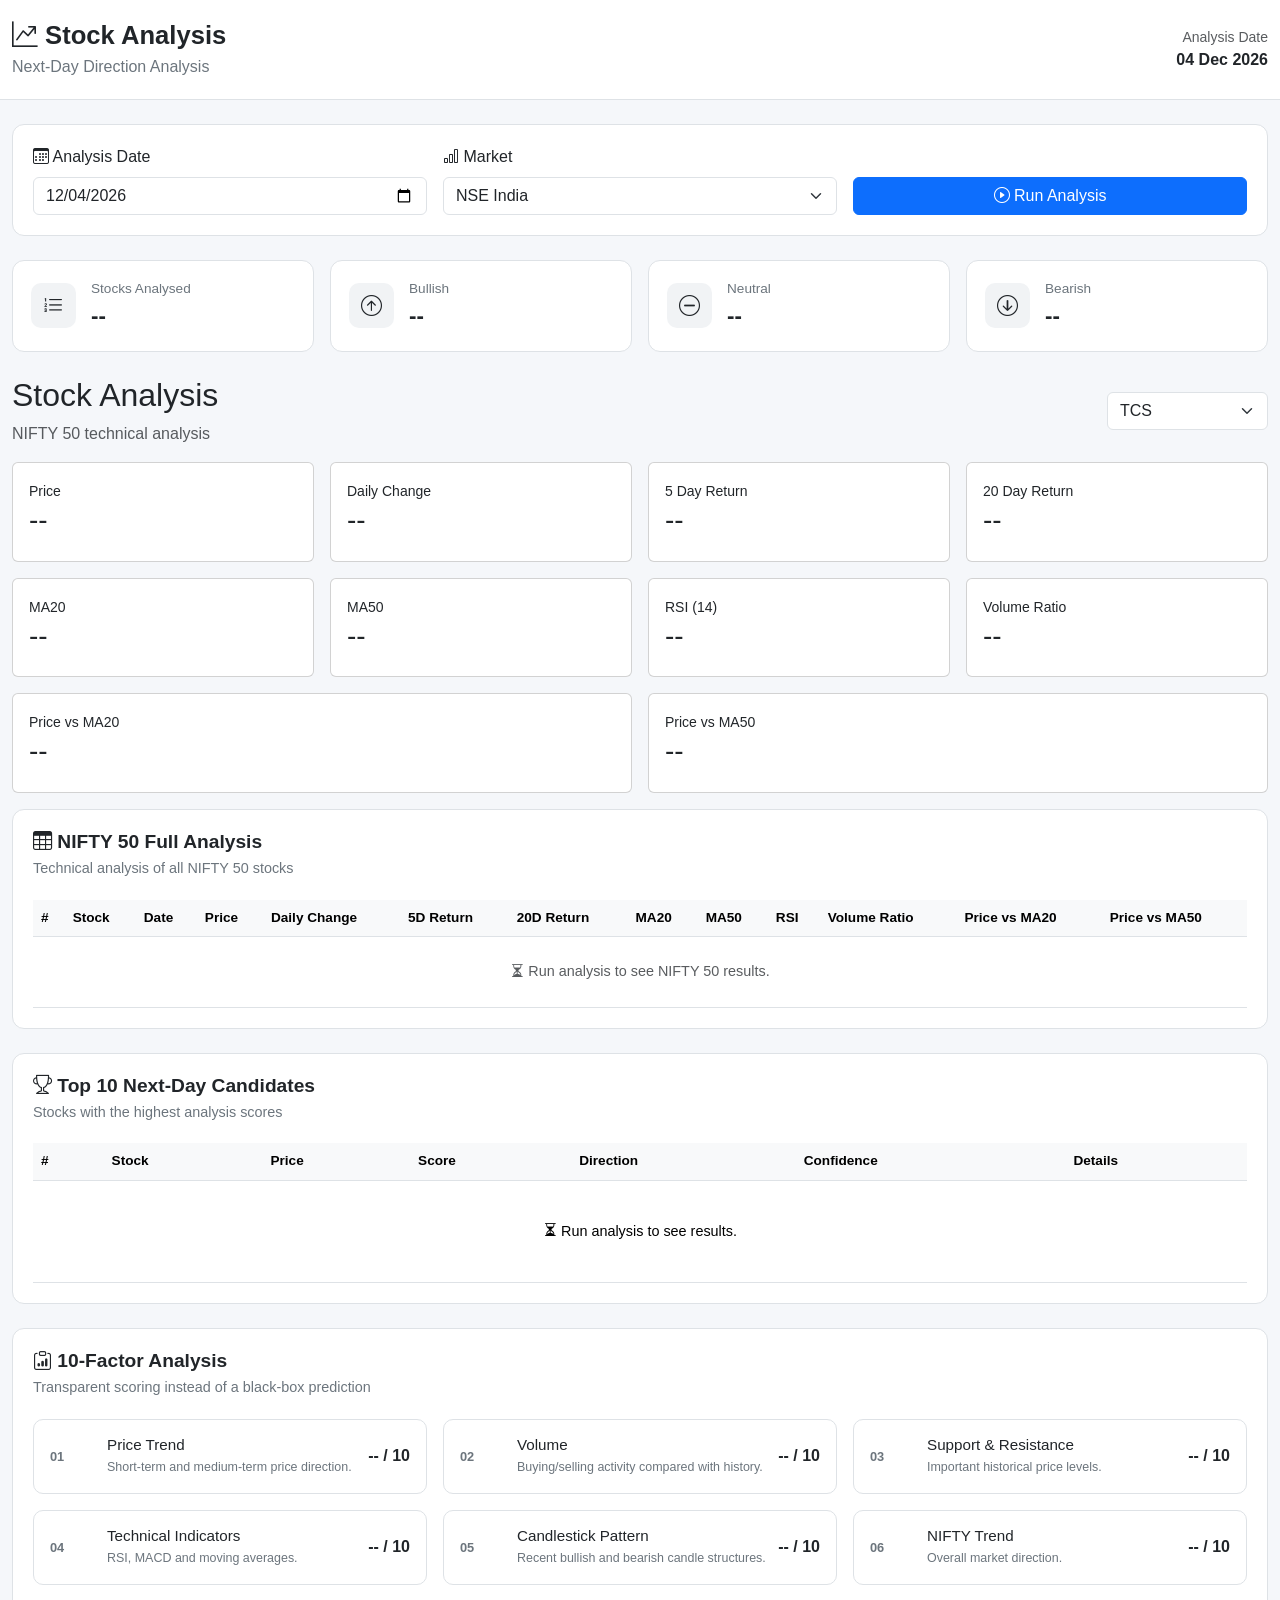
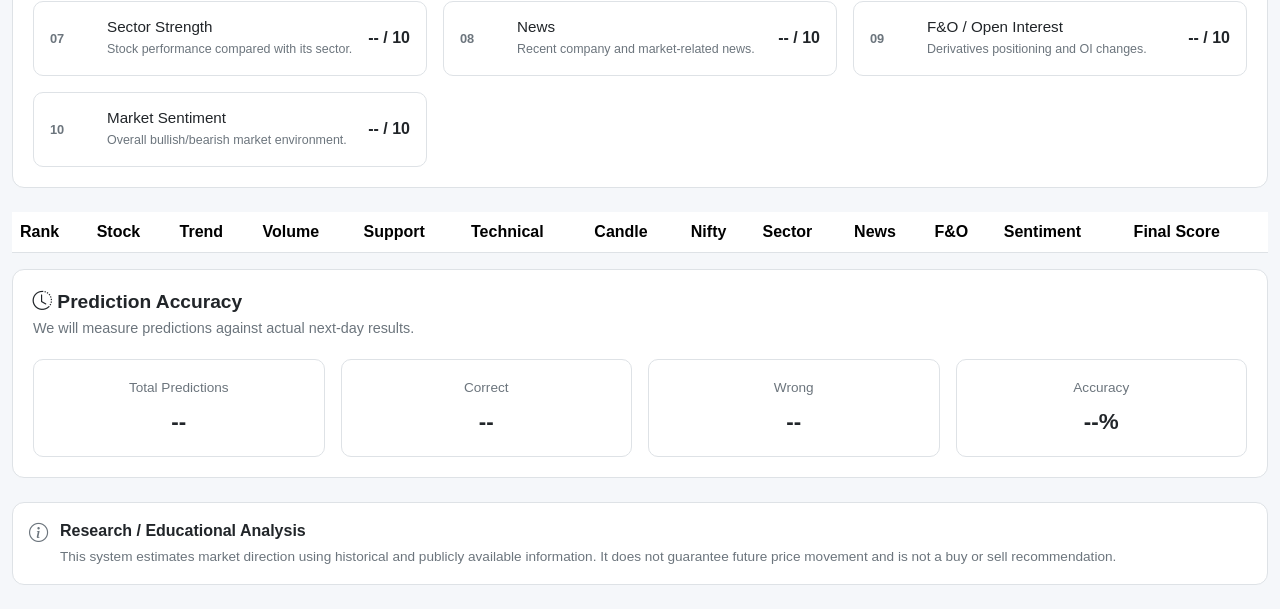
<file: index.html>
<!DOCTYPE html>
<html lang="en">
<head>
    <meta charset="UTF-8">
    <meta name="viewport" content="width=device-width, initial-scale=1.0">

    <title>Stock Analysis</title>

    <!-- Bootstrap 5.3.3 -->
    <link
        href="https://cdn.jsdelivr.net/npm/bootstrap@5.3.3/dist/css/bootstrap.min.css"
        rel="stylesheet"
    >

    <!-- Bootstrap Icons -->
    <link
        rel="stylesheet"
        href="https://cdn.jsdelivr.net/npm/bootstrap-icons@1.11.3/font/bootstrap-icons.min.css"
    >

    <!-- Our CSS -->
    <link rel="stylesheet" href="assets/css/stock-analysis.css">
</head>

<body>

<!-- =========================
     HEADER
========================= -->
<header class="analysis-header">
    <div class="container-fluid">
        <div class="d-flex align-items-center justify-content-between">

            <div>
                <h1 class="mb-1">
                    <i class="bi bi-graph-up-arrow"></i>
                    Stock Analysis
                </h1>

                <p class="mb-0">
                    Next-Day Direction Analysis
                </p>
            </div>

            <div class="text-end">
                <div class="small text-muted">Analysis Date</div>
                <strong id="analysisDate">--</strong>
            </div>

        </div>
    </div>
</header>


<!-- =========================
     MAIN CONTENT
========================= -->
<main class="container-fluid py-4">

    <!-- =========================
         CONTROL PANEL
    ========================== -->
    <section class="analysis-controls mb-4">

        <div class="row g-3 align-items-end">

            <div class="col-12 col-md-4">
                <label for="analysisDateInput" class="form-label">
                    <i class="bi bi-calendar3"></i>
                    Analysis Date
                </label>

                <input
                    type="date"
                    id="analysisDateInput"
                    class="form-control"
                >
            </div>


            <div class="col-12 col-md-4">
                <label for="marketSelect" class="form-label">
                    <i class="bi bi-bar-chart"></i>
                    Market
                </label>

                <select id="marketSelect" class="form-select">
                    <option value="NSE" selected>NSE India</option>
                </select>
            </div>


            <div class="col-12 col-md-4">
                <button
                    id="runAnalysisBtn"
                    class="btn btn-primary w-100"
                    type="button"
                >
                    <i class="bi bi-play-circle"></i>
                    Run Analysis
                </button>
            </div>

        </div>

    </section>


    <!-- =========================
         SUMMARY CARDS
    ========================== -->
    <section class="mb-4">

        <div class="row g-3">

            <div class="col-6 col-lg-3">
                <div class="summary-card">
                    <div class="summary-icon">
                        <i class="bi bi-list-ol"></i>
                    </div>

                    <div>
                        <div class="summary-label">
                            Stocks Analysed
                        </div>

                        <div
                            class="summary-value"
                            id="stocksAnalysed"
                        >
                            --
                        </div>
                    </div>
                </div>
            </div>


            <div class="col-6 col-lg-3">
                <div class="summary-card">
                    <div class="summary-icon">
                        <i class="bi bi-arrow-up-circle"></i>
                    </div>

                    <div>
                        <div class="summary-label">
                            Bullish
                        </div>

                        <div
                            class="summary-value"
                            id="bullishCount"
                        >
                            --
                        </div>
                    </div>
                </div>
            </div>


            <div class="col-6 col-lg-3">
                <div class="summary-card">
                    <div class="summary-icon">
                        <i class="bi bi-dash-circle"></i>
                    </div>

                    <div>
                        <div class="summary-label">
                            Neutral
                        </div>

                        <div
                            class="summary-value"
                            id="neutralCount"
                        >
                            --
                        </div>
                    </div>
                </div>
            </div>


            <div class="col-6 col-lg-3">
                <div class="summary-card">
                    <div class="summary-icon">
                        <i class="bi bi-arrow-down-circle"></i>
                    </div>

                    <div>
                        <div class="summary-label">
                            Bearish
                        </div>

                        <div
                            class="summary-value"
                            id="bearishCount"
                        >
                            --
                        </div>
                    </div>
                </div>
            </div>

        </div>

    </section>
<section class="stock-analysis-section">

    <div class="d-flex justify-content-between align-items-center mb-3">
        <div>
            <h2>Stock Analysis</h2>
            <p class="text-muted mb-0">
                NIFTY 50 technical analysis
            </p>
        </div>

        <div>
            <select id="stockSelector" class="form-select">
                <option value="TCS">TCS</option>
                <option value="RELIANCE">RELIANCE</option>
                <option value="INFY">INFY</option>
                <option value="HDFCBANK">HDFCBANK</option>
            </select>
        </div>
    </div>

    <div class="row g-3">

        <div class="col-md-3">
            <div class="card">
                <div class="card-body">
                    <small>Price</small>
                    <h3 id="analysisPrice">--</h3>
                </div>
            </div>
        </div>

        <div class="col-md-3">
            <div class="card">
                <div class="card-body">
                    <small>Daily Change</small>
                    <h3 id="analysisDailyChange">--</h3>
                </div>
            </div>
        </div>

        <div class="col-md-3">
            <div class="card">
                <div class="card-body">
                    <small>5 Day Return</small>
                    <h3 id="analysisReturn5">--</h3>
                </div>
            </div>
        </div>

        <div class="col-md-3">
            <div class="card">
                <div class="card-body">
                    <small>20 Day Return</small>
                    <h3 id="analysisReturn20">--</h3>
                </div>
            </div>
        </div>

        <div class="col-md-3">
            <div class="card">
                <div class="card-body">
                    <small>MA20</small>
                    <h3 id="analysisMA20">--</h3>
                </div>
            </div>
        </div>

        <div class="col-md-3">
            <div class="card">
                <div class="card-body">
                    <small>MA50</small>
                    <h3 id="analysisMA50">--</h3>
                </div>
            </div>
        </div>

        <div class="col-md-3">
            <div class="card">
                <div class="card-body">
                    <small>RSI (14)</small>
                    <h3 id="analysisRSI">--</h3>
                </div>
            </div>
        </div>

        <div class="col-md-3">
            <div class="card">
                <div class="card-body">
                    <small>Volume Ratio</small>
                    <h3 id="analysisVolumeRatio">--</h3>
                </div>
            </div>
        </div>

        <div class="col-md-6">
            <div class="card">
                <div class="card-body">
                    <small>Price vs MA20</small>
                    <h3 id="analysisPriceVsMA20">--</h3>
                </div>
            </div>
        </div>

        <div class="col-md-6">
            <div class="card">
                <div class="card-body">
                    <small>Price vs MA50</small>
                    <h3 id="analysisPriceVsMA50">--</h3>
                </div>
            </div>
        </div>

    </div>

    <div id="analysisStatus" class="mt-3"></div>

</section>
<!-- =========================
     NIFTY 50 FULL ANALYSIS
========================== -->
<section class="analysis-section mb-4">

    <div class="section-header">
        <div>
            <h2>
                <i class="bi bi-table"></i>
                NIFTY 50 Full Analysis
            </h2>

            <p>
                Technical analysis of all NIFTY 50 stocks
            </p>
        </div>
    </div>

    <div class="table-responsive">

        <table class="table table-hover analysis-table">

            <thead>
                <tr>
                    <th>#</th>
                    <th>Stock</th>
                    <th>Date</th>
                    <th>Price</th>
                    <th>Daily Change</th>
                    <th>5D Return</th>
                    <th>20D Return</th>
                    <th>MA20</th>
                    <th>MA50</th>
                    <th>RSI</th>
                    <th>Volume Ratio</th>
                    <th>Price vs MA20</th>
                    <th>Price vs MA50</th>
                </tr>
            </thead>

            <tbody id="stockAnalysisBody">

                <tr>
                    <td
                        colspan="13"
                        class="text-center text-muted py-4"
                    >
                        <i class="bi bi-hourglass-split"></i>
                        Run analysis to see NIFTY 50 results.
                    </td>
                </tr>

            </tbody>

        </table>

    </div>

</section>
    <!-- =========================
         TOP 10 PREDICTIONS
    ========================== -->
    <section class="analysis-section mb-4">

        <div class="section-header">
            <div>
                <h2>
                    <i class="bi bi-trophy"></i>
                    Top 10 Next-Day Candidates
                </h2>

                <p>
                    Stocks with the highest analysis scores
                </p>
            </div>
        </div>


        <div class="table-responsive">

            <table class="table analysis-table">

                <thead>
                    <tr>
                        <th>#</th>
                        <th>Stock</th>
                        <th>Price</th>
                        <th>Score</th>
                        <th>Direction</th>
                        <th>Confidence</th>
                        <th>Details</th>
                    </tr>
                </thead>

                <tbody id="topStocksBody">

                    <tr>
                        <td colspan="7" class="empty-state">
                            <i class="bi bi-hourglass-split"></i>
                            Run analysis to see results.
                        </td>
                    </tr>

                </tbody>

            </table>

        </div>

    </section>


    <!-- =========================
         10-FACTOR ANALYSIS
    ========================== -->
    <section class="analysis-section mb-4">

        <div class="section-header">
            <div>
                <h2>
                    <i class="bi bi-clipboard-data"></i>
                    10-Factor Analysis
                </h2>

                <p>
                    Transparent scoring instead of a black-box prediction
                </p>
            </div>
        </div>


        <div class="row g-3">

            <!-- Factor 1 -->
            <div class="col-12 col-md-6 col-lg-4">
                <div class="factor-card">
                    <div class="factor-number">01</div>

                    <div>
                        <h5>Price Trend</h5>
                        <p>
                            Short-term and medium-term price direction.
                        </p>
                    </div>

                    <strong id="factorTrend">-- / 10</strong>
                </div>
            </div>


            <!-- Factor 2 -->
            <div class="col-12 col-md-6 col-lg-4">
                <div class="factor-card">
                    <div class="factor-number">02</div>

                    <div>
                        <h5>Volume</h5>
                        <p>
                            Buying/selling activity compared with history.
                        </p>
                    </div>

                    <strong id="factorVolume">-- / 10</strong>
                </div>
            </div>


            <!-- Factor 3 -->
            <div class="col-12 col-md-6 col-lg-4">
                <div class="factor-card">
                    <div class="factor-number">03</div>

                    <div>
                        <h5>Support & Resistance</h5>
                        <p>
                            Important historical price levels.
                        </p>
                    </div>

                    <strong id="factorSupport">-- / 10</strong>
                </div>
            </div>


            <!-- Factor 4 -->
            <div class="col-12 col-md-6 col-lg-4">
                <div class="factor-card">
                    <div class="factor-number">04</div>

                    <div>
                        <h5>Technical Indicators</h5>
                        <p>
                            RSI, MACD and moving averages.
                        </p>
                    </div>

                    <strong id="factorTechnical">-- / 10</strong>
                </div>
            </div>


            <!-- Factor 5 -->
            <div class="col-12 col-md-6 col-lg-4">
                <div class="factor-card">
                    <div class="factor-number">05</div>

                    <div>
                        <h5>Candlestick Pattern</h5>
                        <p>
                            Recent bullish and bearish candle structures.
                        </p>
                    </div>

                    <strong id="factorCandle">-- / 10</strong>
                </div>
            </div>


            <!-- Factor 6 -->
            <div class="col-12 col-md-6 col-lg-4">
                <div class="factor-card">
                    <div class="factor-number">06</div>

                    <div>
                        <h5>NIFTY Trend</h5>
                        <p>
                            Overall market direction.
                        </p>
                    </div>

                    <strong id="factorNifty">-- / 10</strong>
                </div>
            </div>


            <!-- Factor 7 -->
            <div class="col-12 col-md-6 col-lg-4">
                <div class="factor-card">
                    <div class="factor-number">07</div>

                    <div>
                        <h5>Sector Strength</h5>
                        <p>
                            Stock performance compared with its sector.
                        </p>
                    </div>

                    <strong id="factorSector">-- / 10</strong>
                </div>
            </div>


            <!-- Factor 8 -->
            <div class="col-12 col-md-6 col-lg-4">
                <div class="factor-card">
                    <div class="factor-number">08</div>

                    <div>
                        <h5>News</h5>
                        <p>
                            Recent company and market-related news.
                        </p>
                    </div>

                    <strong id="factorNews">-- / 10</strong>
                </div>
            </div>


            <!-- Factor 9 -->
            <div class="col-12 col-md-6 col-lg-4">
                <div class="factor-card">
                    <div class="factor-number">09</div>

                    <div>
                        <h5>F&O / Open Interest</h5>
                        <p>
                            Derivatives positioning and OI changes.
                        </p>
                    </div>

                    <strong id="factorFno">-- / 10</strong>
                </div>
            </div>


            <!-- Factor 10 -->
            <div class="col-12 col-md-6 col-lg-4">
                <div class="factor-card">
                    <div class="factor-number">10</div>

                    <div>
                        <h5>Market Sentiment</h5>
                        <p>
                            Overall bullish/bearish market environment.
                        </p>
                    </div>

                    <strong id="factorSentiment">-- / 10</strong>
                </div>
            </div>

        </div>

    </section>

<div class="table-responsive">
    <table class="table table-striped table-hover">
        <thead>
            <tr>
                <th>Rank</th>
                <th>Stock</th>
                <th>Trend</th>
                <th>Volume</th>
                <th>Support</th>
                <th>Technical</th>
                <th>Candle</th>
                <th>Nifty</th>
                <th>Sector</th>
                <th>News</th>
                <th>F&O</th>
                <th>Sentiment</th>
                <th>Final Score</th>
            </tr>
        </thead>

        <tbody id="factorRankingBody">
        </tbody>
    </table>
</div>
    <!-- =========================
         BACKTESTING
    ========================== -->
    <section class="analysis-section mb-4">

        <div class="section-header">
            <div>
                <h2>
                    <i class="bi bi-clock-history"></i>
                    Prediction Accuracy
                </h2>

                <p>
                    We will measure predictions against actual next-day results.
                </p>
            </div>
        </div>


        <div class="row g-3">

            <div class="col-6 col-lg-3">
                <div class="backtest-card">
                    <span>Total Predictions</span>
                    <strong id="totalPredictions">--</strong>
                </div>
            </div>

            <div class="col-6 col-lg-3">
                <div class="backtest-card">
                    <span>Correct</span>
                    <strong id="correctPredictions">--</strong>
                </div>
            </div>

            <div class="col-6 col-lg-3">
                <div class="backtest-card">
                    <span>Wrong</span>
                    <strong id="wrongPredictions">--</strong>
                </div>
            </div>

            <div class="col-6 col-lg-3">
                <div class="backtest-card">
                    <span>Accuracy</span>
                    <strong id="predictionAccuracy">--%</strong>
                </div>
            </div>

        </div>

    </section>


    <!-- =========================
         DISCLAIMER
    ========================== -->
    <section class="analysis-disclaimer">

        <i class="bi bi-info-circle"></i>

        <div>
            <strong>Research / Educational Analysis</strong>

            <p class="mb-0">
                This system estimates market direction using historical
                and publicly available information. It does not guarantee
                future price movement and is not a buy or sell recommendation.
            </p>
        </div>

    </section>

</main>


<!-- Bootstrap JS -->
<script
    src="https://cdn.jsdelivr.net/npm/bootstrap@5.3.3/dist/js/bootstrap.bundle.min.js">
</script>

<!-- Our JavaScript -->
<script type="module" src="assets/js/stock-analysis.js"></script>


</body>
</html>
</file>
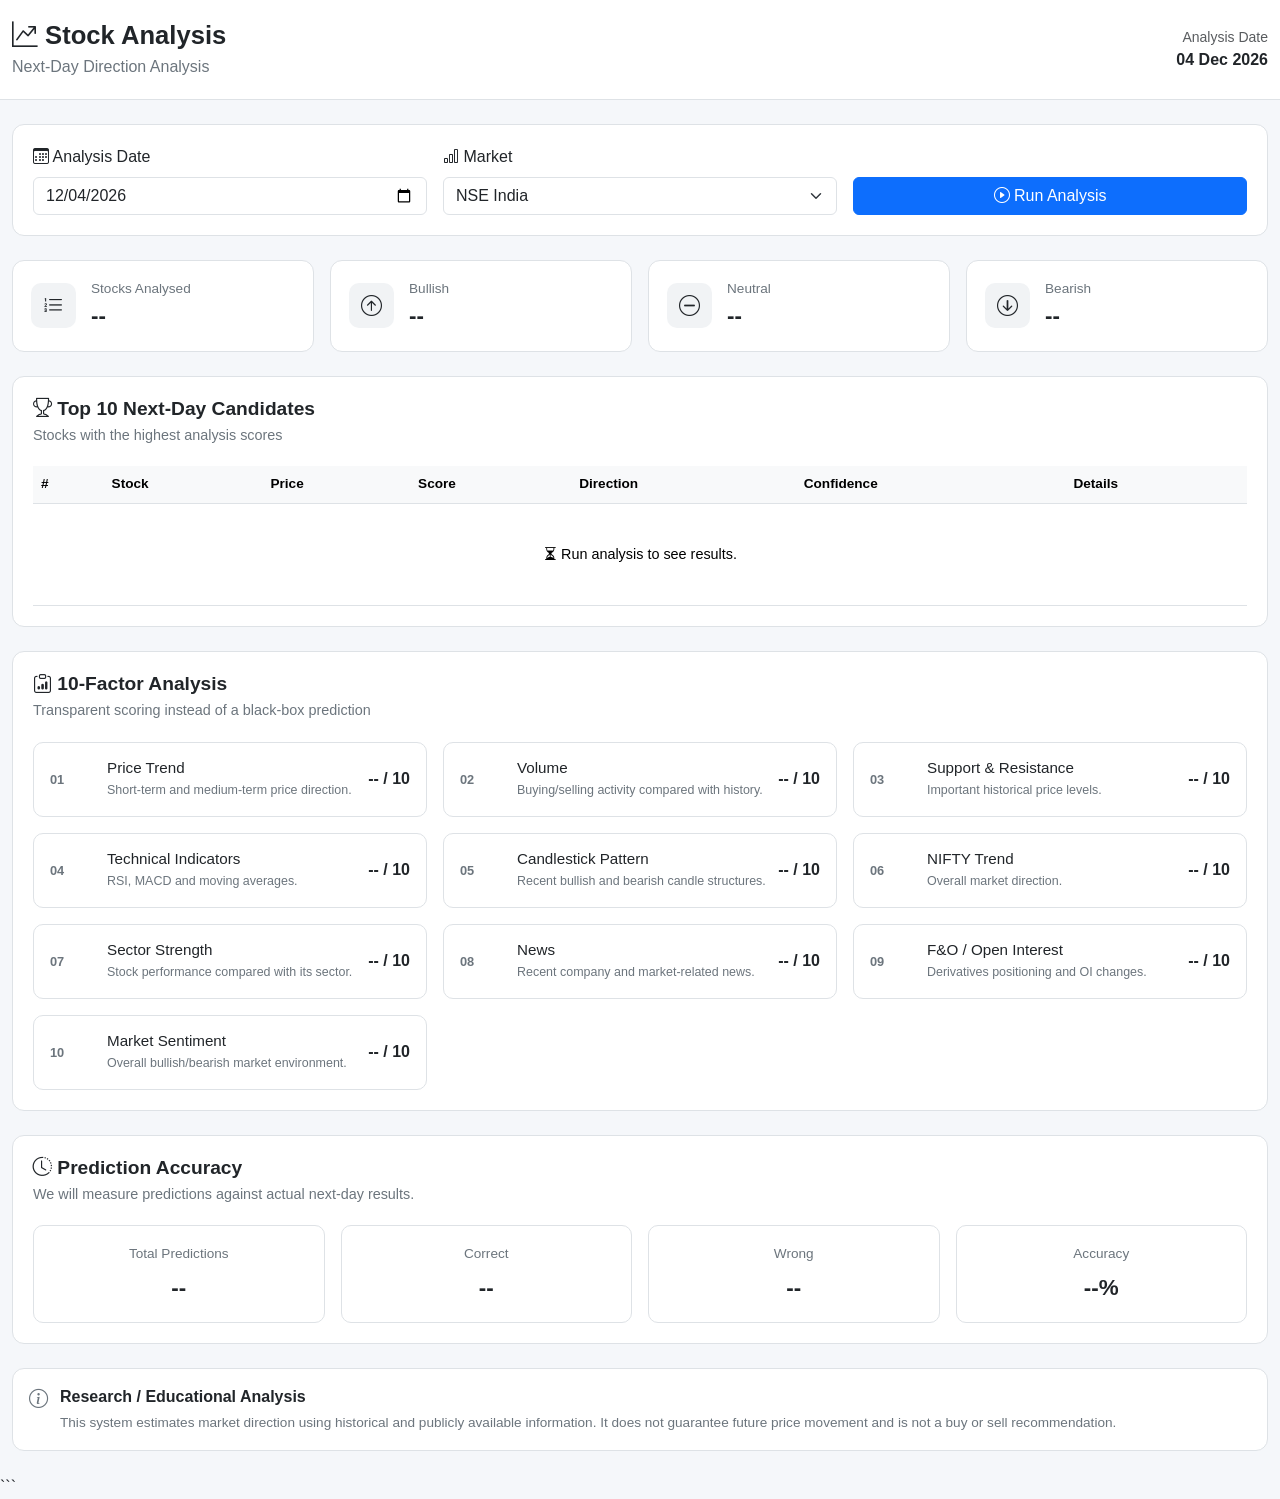
<file: stock-analysis.html>
<!DOCTYPE html>
<html lang="en">
<head>
    <meta charset="UTF-8">
    <meta name="viewport" content="width=device-width, initial-scale=1.0">

    <title>Stock Analysis</title>

    <!-- Bootstrap 5.3.3 -->
    <link
        href="https://cdn.jsdelivr.net/npm/bootstrap@5.3.3/dist/css/bootstrap.min.css"
        rel="stylesheet"
    >

    <!-- Bootstrap Icons -->
    <link
        rel="stylesheet"
        href="https://cdn.jsdelivr.net/npm/bootstrap-icons@1.11.3/font/bootstrap-icons.min.css"
    >

    <!-- Our CSS -->
    <link rel="stylesheet" href="assets/css/stock-analysis.css">
</head>

<body>

<!-- =========================
     HEADER
========================= -->
<header class="analysis-header">
    <div class="container-fluid">
        <div class="d-flex align-items-center justify-content-between">

            <div>
                <h1 class="mb-1">
                    <i class="bi bi-graph-up-arrow"></i>
                    Stock Analysis
                </h1>

                <p class="mb-0">
                    Next-Day Direction Analysis
                </p>
            </div>

            <div class="text-end">
                <div class="small text-muted">Analysis Date</div>
                <strong id="analysisDate">--</strong>
            </div>

        </div>
    </div>
</header>


<!-- =========================
     MAIN CONTENT
========================= -->
<main class="container-fluid py-4">

    <!-- =========================
         CONTROL PANEL
    ========================== -->
    <section class="analysis-controls mb-4">

        <div class="row g-3 align-items-end">

            <div class="col-12 col-md-4">
                <label for="analysisDateInput" class="form-label">
                    <i class="bi bi-calendar3"></i>
                    Analysis Date
                </label>

                <input
                    type="date"
                    id="analysisDateInput"
                    class="form-control"
                >
            </div>


            <div class="col-12 col-md-4">
                <label for="marketSelect" class="form-label">
                    <i class="bi bi-bar-chart"></i>
                    Market
                </label>

                <select id="marketSelect" class="form-select">
                    <option value="NSE" selected>NSE India</option>
                </select>
            </div>


            <div class="col-12 col-md-4">
                <button
                    id="runAnalysisBtn"
                    class="btn btn-primary w-100"
                    type="button"
                >
                    <i class="bi bi-play-circle"></i>
                    Run Analysis
                </button>
            </div>

        </div>

    </section>


    <!-- =========================
         SUMMARY CARDS
    ========================== -->
    <section class="mb-4">

        <div class="row g-3">

            <div class="col-6 col-lg-3">
                <div class="summary-card">
                    <div class="summary-icon">
                        <i class="bi bi-list-ol"></i>
                    </div>

                    <div>
                        <div class="summary-label">
                            Stocks Analysed
                        </div>

                        <div
                            class="summary-value"
                            id="stocksAnalysed"
                        >
                            --
                        </div>
                    </div>
                </div>
            </div>


            <div class="col-6 col-lg-3">
                <div class="summary-card">
                    <div class="summary-icon">
                        <i class="bi bi-arrow-up-circle"></i>
                    </div>

                    <div>
                        <div class="summary-label">
                            Bullish
                        </div>

                        <div
                            class="summary-value"
                            id="bullishCount"
                        >
                            --
                        </div>
                    </div>
                </div>
            </div>


            <div class="col-6 col-lg-3">
                <div class="summary-card">
                    <div class="summary-icon">
                        <i class="bi bi-dash-circle"></i>
                    </div>

                    <div>
                        <div class="summary-label">
                            Neutral
                        </div>

                        <div
                            class="summary-value"
                            id="neutralCount"
                        >
                            --
                        </div>
                    </div>
                </div>
            </div>


            <div class="col-6 col-lg-3">
                <div class="summary-card">
                    <div class="summary-icon">
                        <i class="bi bi-arrow-down-circle"></i>
                    </div>

                    <div>
                        <div class="summary-label">
                            Bearish
                        </div>

                        <div
                            class="summary-value"
                            id="bearishCount"
                        >
                            --
                        </div>
                    </div>
                </div>
            </div>

        </div>

    </section>


    <!-- =========================
         TOP 10 PREDICTIONS
    ========================== -->
    <section class="analysis-section mb-4">

        <div class="section-header">
            <div>
                <h2>
                    <i class="bi bi-trophy"></i>
                    Top 10 Next-Day Candidates
                </h2>

                <p>
                    Stocks with the highest analysis scores
                </p>
            </div>
        </div>


        <div class="table-responsive">

            <table class="table analysis-table">

                <thead>
                    <tr>
                        <th>#</th>
                        <th>Stock</th>
                        <th>Price</th>
                        <th>Score</th>
                        <th>Direction</th>
                        <th>Confidence</th>
                        <th>Details</th>
                    </tr>
                </thead>

                <tbody id="topStocksBody">

                    <tr>
                        <td colspan="7" class="empty-state">
                            <i class="bi bi-hourglass-split"></i>
                            Run analysis to see results.
                        </td>
                    </tr>

                </tbody>

            </table>

        </div>

    </section>


    <!-- =========================
         10-FACTOR ANALYSIS
    ========================== -->
    <section class="analysis-section mb-4">

        <div class="section-header">
            <div>
                <h2>
                    <i class="bi bi-clipboard-data"></i>
                    10-Factor Analysis
                </h2>

                <p>
                    Transparent scoring instead of a black-box prediction
                </p>
            </div>
        </div>


        <div class="row g-3">

            <!-- Factor 1 -->
            <div class="col-12 col-md-6 col-lg-4">
                <div class="factor-card">
                    <div class="factor-number">01</div>

                    <div>
                        <h5>Price Trend</h5>
                        <p>
                            Short-term and medium-term price direction.
                        </p>
                    </div>

                    <strong id="factorTrend">-- / 10</strong>
                </div>
            </div>


            <!-- Factor 2 -->
            <div class="col-12 col-md-6 col-lg-4">
                <div class="factor-card">
                    <div class="factor-number">02</div>

                    <div>
                        <h5>Volume</h5>
                        <p>
                            Buying/selling activity compared with history.
                        </p>
                    </div>

                    <strong id="factorVolume">-- / 10</strong>
                </div>
            </div>


            <!-- Factor 3 -->
            <div class="col-12 col-md-6 col-lg-4">
                <div class="factor-card">
                    <div class="factor-number">03</div>

                    <div>
                        <h5>Support & Resistance</h5>
                        <p>
                            Important historical price levels.
                        </p>
                    </div>

                    <strong id="factorSupport">-- / 10</strong>
                </div>
            </div>


            <!-- Factor 4 -->
            <div class="col-12 col-md-6 col-lg-4">
                <div class="factor-card">
                    <div class="factor-number">04</div>

                    <div>
                        <h5>Technical Indicators</h5>
                        <p>
                            RSI, MACD and moving averages.
                        </p>
                    </div>

                    <strong id="factorTechnical">-- / 10</strong>
                </div>
            </div>


            <!-- Factor 5 -->
            <div class="col-12 col-md-6 col-lg-4">
                <div class="factor-card">
                    <div class="factor-number">05</div>

                    <div>
                        <h5>Candlestick Pattern</h5>
                        <p>
                            Recent bullish and bearish candle structures.
                        </p>
                    </div>

                    <strong id="factorCandle">-- / 10</strong>
                </div>
            </div>


            <!-- Factor 6 -->
            <div class="col-12 col-md-6 col-lg-4">
                <div class="factor-card">
                    <div class="factor-number">06</div>

                    <div>
                        <h5>NIFTY Trend</h5>
                        <p>
                            Overall market direction.
                        </p>
                    </div>

                    <strong id="factorNifty">-- / 10</strong>
                </div>
            </div>


            <!-- Factor 7 -->
            <div class="col-12 col-md-6 col-lg-4">
                <div class="factor-card">
                    <div class="factor-number">07</div>

                    <div>
                        <h5>Sector Strength</h5>
                        <p>
                            Stock performance compared with its sector.
                        </p>
                    </div>

                    <strong id="factorSector">-- / 10</strong>
                </div>
            </div>


            <!-- Factor 8 -->
            <div class="col-12 col-md-6 col-lg-4">
                <div class="factor-card">
                    <div class="factor-number">08</div>

                    <div>
                        <h5>News</h5>
                        <p>
                            Recent company and market-related news.
                        </p>
                    </div>

                    <strong id="factorNews">-- / 10</strong>
                </div>
            </div>


            <!-- Factor 9 -->
            <div class="col-12 col-md-6 col-lg-4">
                <div class="factor-card">
                    <div class="factor-number">09</div>

                    <div>
                        <h5>F&O / Open Interest</h5>
                        <p>
                            Derivatives positioning and OI changes.
                        </p>
                    </div>

                    <strong id="factorFno">-- / 10</strong>
                </div>
            </div>


            <!-- Factor 10 -->
            <div class="col-12 col-md-6 col-lg-4">
                <div class="factor-card">
                    <div class="factor-number">10</div>

                    <div>
                        <h5>Market Sentiment</h5>
                        <p>
                            Overall bullish/bearish market environment.
                        </p>
                    </div>

                    <strong id="factorSentiment">-- / 10</strong>
                </div>
            </div>

        </div>

    </section>


    <!-- =========================
         BACKTESTING
    ========================== -->
    <section class="analysis-section mb-4">

        <div class="section-header">
            <div>
                <h2>
                    <i class="bi bi-clock-history"></i>
                    Prediction Accuracy
                </h2>

                <p>
                    We will measure predictions against actual next-day results.
                </p>
            </div>
        </div>


        <div class="row g-3">

            <div class="col-6 col-lg-3">
                <div class="backtest-card">
                    <span>Total Predictions</span>
                    <strong id="totalPredictions">--</strong>
                </div>
            </div>

            <div class="col-6 col-lg-3">
                <div class="backtest-card">
                    <span>Correct</span>
                    <strong id="correctPredictions">--</strong>
                </div>
            </div>

            <div class="col-6 col-lg-3">
                <div class="backtest-card">
                    <span>Wrong</span>
                    <strong id="wrongPredictions">--</strong>
                </div>
            </div>

            <div class="col-6 col-lg-3">
                <div class="backtest-card">
                    <span>Accuracy</span>
                    <strong id="predictionAccuracy">--%</strong>
                </div>
            </div>

        </div>

    </section>


    <!-- =========================
         DISCLAIMER
    ========================== -->
    <section class="analysis-disclaimer">

        <i class="bi bi-info-circle"></i>

        <div>
            <strong>Research / Educational Analysis</strong>

            <p class="mb-0">
                This system estimates market direction using historical
                and publicly available information. It does not guarantee
                future price movement and is not a buy or sell recommendation.
            </p>
        </div>

    </section>

</main>


<!-- Bootstrap JS -->
<script
    src="https://cdn.jsdelivr.net/npm/bootstrap@5.3.3/dist/js/bootstrap.bundle.min.js">
</script>

<!-- Our JavaScript -->
<script type="module" src="assets/js/stock-analysis.js"></script>

</body>
</html>
```
</file>
<file: assets/css/stock-analysis.css>
/* =========================
   GENERAL
========================= */

body {
    background: #f5f7fa;
    color: #212529;
    font-family: Arial, sans-serif;
}


/* =========================
   HEADER
========================= */

.analysis-header {
    background: #ffffff;
    border-bottom: 1px solid #dee2e6;
    padding: 20px 0;
}

.analysis-header h1 {
    font-size: 1.6rem;
    font-weight: 700;
}

.analysis-header p {
    color: #6c757d;
}


/* =========================
   CONTROL PANEL
========================= */

.analysis-controls {
    background: #ffffff;
    border: 1px solid #dee2e6;
    border-radius: 12px;
    padding: 20px;
}


/* =========================
   SUMMARY CARDS
========================= */

.summary-card {
    background: #ffffff;
    border: 1px solid #dee2e6;
    border-radius: 12px;
    padding: 18px;
    display: flex;
    align-items: center;
    gap: 15px;
    height: 100%;
}

.summary-icon {
    width: 45px;
    height: 45px;
    border-radius: 10px;
    background: #f1f3f5;
    display: flex;
    align-items: center;
    justify-content: center;
    font-size: 1.3rem;
}

.summary-label {
    font-size: 0.85rem;
    color: #6c757d;
}

.summary-value {
    font-size: 1.4rem;
    font-weight: 700;
}


/* =========================
   SECTIONS
========================= */

.analysis-section {
    background: #ffffff;
    border: 1px solid #dee2e6;
    border-radius: 12px;
    padding: 20px;
}

.section-header {
    margin-bottom: 20px;
}

.section-header h2 {
    font-size: 1.2rem;
    font-weight: 700;
    margin-bottom: 5px;
}

.section-header p {
    color: #6c757d;
    margin: 0;
    font-size: 0.9rem;
}


/* =========================
   ANALYSIS TABLE
========================= */

.analysis-table {
    margin-bottom: 0;
    vertical-align: middle;
}

.analysis-table th {
    background: #f8f9fa;
    white-space: nowrap;
    font-size: 0.85rem;
}

.analysis-table td {
    font-size: 0.9rem;
}

.empty-state {
    text-align: center;
    color: #6c757d;
    padding: 40px !important;
}


/* =========================
   FACTOR CARDS
========================= */

.factor-card {
    border: 1px solid #dee2e6;
    border-radius: 10px;
    padding: 16px;
    display: grid;
    grid-template-columns: 45px 1fr auto;
    gap: 12px;
    align-items: center;
    height: 100%;
}

.factor-number {
    font-size: 0.8rem;
    font-weight: 700;
    color: #6c757d;
}

.factor-card h5 {
    font-size: 0.95rem;
    margin-bottom: 4px;
}

.factor-card p {
    margin: 0;
    font-size: 0.78rem;
    color: #6c757d;
}

.factor-card strong {
    white-space: nowrap;
}


/* =========================
   BACKTEST CARDS
========================= */

.backtest-card {
    border: 1px solid #dee2e6;
    border-radius: 10px;
    padding: 18px;
    text-align: center;
}

.backtest-card span {
    display: block;
    color: #6c757d;
    font-size: 0.85rem;
    margin-bottom: 6px;
}

.backtest-card strong {
    font-size: 1.4rem;
}


/* =========================
   DISCLAIMER
========================= */

.analysis-disclaimer {
    background: #fff;
    border: 1px solid #dee2e6;
    border-radius: 12px;
    padding: 16px;
    display: flex;
    gap: 12px;
    align-items: flex-start;
    color: #6c757d;
}

.analysis-disclaimer i {
    font-size: 1.2rem;
}

.analysis-disclaimer strong {
    color: #212529;
}

.analysis-disclaimer p {
    font-size: 0.85rem;
    margin-top: 4px;
}


/* =========================
   MOBILE
========================= */

@media (max-width: 576px) {

    .analysis-header h1 {
        font-size: 1.25rem;
    }

    .analysis-section {
        padding: 15px;
    }

    .factor-card {
        grid-template-columns: 35px 1fr;
    }

    .factor-card strong {
        grid-column: 2;
    }

}
</file>
